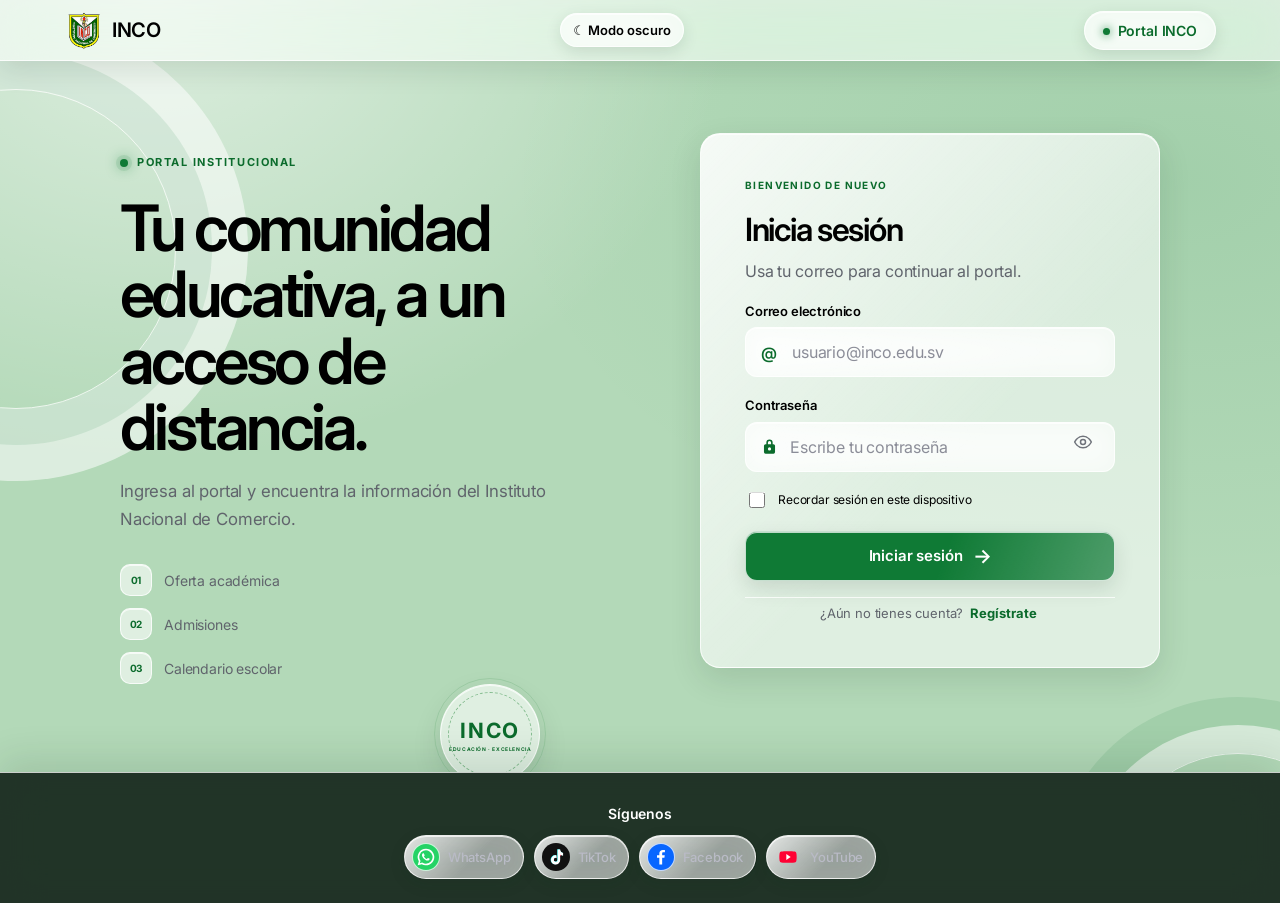
<file: index.html>
<!DOCTYPE html>
<html lang="es">
<head>
  <meta charset="UTF-8">
  <meta name="viewport" content="width=device-width, initial-scale=1">
  <title>Inicio | INCO</title>
  <link rel="preconnect" href="https://fonts.googleapis.com">
  <link rel="preconnect" href="https://fonts.gstatic.com" crossorigin>
  <link href="https://fonts.googleapis.com/css2?family=Inter:wght@400;500;600&display=swap" rel="stylesheet">
  <link rel="stylesheet" href="css/styles.css">
  <script src="js/portal-auth.js" defer></script>
  <script src="js/animations.js" defer></script>
</head>
<body>
  <header class="site-header">
    <nav class="navbar" aria-label="Navegación principal">
      <a class="brand" href="index.html"><img src="LOGO leon.png" alt="Escudo del INCO" width="100" height="100"><span>INCO</span></a>
      <ul class="nav-links">
        <li><a href="index.html" class="active" aria-current="page">Inicio</a></li>
        <li><a href="cursos.html">Cursos</a></li>
        <li><a href="admision.html">Admisión</a></li>
        <li><a href="calendario.html">Calendario</a></li>
        <li><a href="contacto.html">Contacto</a></li>
      </ul>
      <a class="btn btn-portal" href="login.html">Portal INCO</a>
    </nav>
  </header>

  <main>
    <section class="hero">
      <div class="hero-texto">
        <h1>Instituto Nacional de Comercio INCO</h1>
        <p class="lead">Liderando la educación técnica, comercial y tecnológica con excelencia académica y valores institucionales de bachilleratos.</p>
        <p class="hero-actions">
          <a class="btn btn-primary" href="cursos.html">Explorar oferta académica</a>
          <a class="btn btn-outline btn-glass" href="admision.html">Preinscribirme</a>
        </p>
      </div>
      <img class="hero-logo" src="Escudo Inco.png" alt="Escudo del Instituto Nacional de Comercio" width="900" height="900">
    </section>

    <section class="container grid-2 band">
      <article class="card">
        <h2>Misión</h2>
        <p>Formar profesionales técnicos integrales, capacitados en competencias comerciales, administrativas y tecnológicas, promoviendo la innovación y la ética.</p>
      </article>
      <article class="card">
        <h2>Visión</h2>
        <p>Ser la institución educativa técnica de referencia nacional en la formación de líderes preparados para los retos de la economía global.</p>
      </article>
    </section>

    <section class="container historia-section">
      <div class="historia-intro">
        <p class="historia-etiqueta">Nuestra identidad</p>
        <h2>Una educación que conecta el aprendizaje con el futuro</h2>
        <p>El Instituto Nacional de Comercio INCO orienta su propuesta a la formación técnica, comercial y tecnológica. Su propósito es que cada estudiante pueda desarrollar conocimientos, habilidades y valores útiles para continuar sus estudios y participar con responsabilidad en el mundo laboral.</p>
      </div>

      <div class="historia-grid">
        <article class="card historia-card">
          <span class="historia-numero" aria-hidden="true">01</span>
          <h3>Una vocación comercial</h3>
          <p>La educación comercial responde a la necesidad de comprender cómo se organizan las empresas, los servicios y las actividades económicas. Esa vocación da identidad al INCO y acerca el aprendizaje a situaciones prácticas.</p>
        </article>
        <article class="card historia-card">
          <span class="historia-numero" aria-hidden="true">02</span>
          <h3>Formación para el trabajo</h3>
          <p>La formación técnica combina conceptos con competencias aplicadas. En áreas como contabilidad, software y logística, el estudiantado explora herramientas, resuelve problemas y aprende a colaborar.</p>
        </article>
        <article class="card historia-card">
          <span class="historia-numero" aria-hidden="true">03</span>
          <h3>Una comunidad que evoluciona</h3>
          <p>La tecnología y las formas de trabajar cambian constantemente. Por eso, la curiosidad, la capacidad de aprender y la adaptación son parte importante de la preparación para nuevos retos.</p>
        </article>
      </div>
      <p class="historia-nota">Esta reseña presenta la vocación educativa del instituto. Las fechas de fundación y los hitos de su historia institucional pueden añadirse cuando se cuente con información oficial verificada.</p>
    </section>

    <section class="container band valores-section">
      <h2 class="section-title">¿Qué buscamos fortalecer en cada estudiante?</h2>
      <p class="valores-intro">La preparación técnica se complementa con habilidades humanas que ayudan a aprender, trabajar en equipo y contribuir a la comunidad.</p>
      <div class="grid-3 valores-grid">
        <article class="card valor-card">
          <span class="valor-icono" aria-hidden="true">✦</span>
          <h3>Conocimiento práctico</h3>
          <p>Aplicar lo aprendido, analizar información y encontrar soluciones a desafíos reales.</p>
        </article>
        <article class="card valor-card">
          <span class="valor-icono" aria-hidden="true">◎</span>
          <h3>Responsabilidad y ética</h3>
          <p>Actuar con honestidad, respeto y compromiso en los estudios y en el trabajo.</p>
        </article>
        <article class="card valor-card">
          <span class="valor-icono" aria-hidden="true">↗</span>
          <h3>Creatividad y tecnología</h3>
          <p>Usar herramientas digitales, pensar con curiosidad y prepararse para seguir aprendiendo.</p>
        </article>
      </div>
    </section>

    <!-- Galeria y fotos-->
    <section class="container">
      <h3 class="section-title">Curiosidades del INCO</h3>
      <section class="galeria" aria-label="Galería del INCO">
        <figure>
          <div class="galeria-imagen"><img src="Logros.jpg" alt="Estudiantes del INCO en clase" width="1000" height="500"></div>
          <figcaption>Aprendemos y desarrollamos nuevas habilidades.</figcaption>
        </figure>
        <figure>
          <div class="galeria-imagen"><img src="Entrada.jpg" alt="Instalaciones del INCO" width="1000" height="500"></div>
          <figcaption>Espacios para aprender y compartir.</figcaption>
        </figure>
        <figure>
          <div class="galeria-imagen"><img src="Alumnos.jpg" alt="Actividad estudiantil en el INCO" width="1000" height="500"></div>
          <figcaption>Celebramos los logros de nuestra comunidad.</figcaption>
        </figure>
        <figure>
          <div class="galeria-imagen"><img src="Escudo Inco.jpg" alt="Escudo del Instituto Nacional de Comercio" width="900" height="900"></div>
          <figcaption>Orgullo e identidad INCO.</figcaption>
        </figure>
      </section>
    </section>

    <section class="container band">
      <h2 class="section-title">Todo lo que necesitas, en un lugar.</h2>
      <section class="grid-3">
        <article class="card"><h3>Admisiones 2027</h3><p>Inicia tu preinscripción en línea.</p><a href="admision.html">Preinscribirme</a></article>
        <article class="card"><h3>Calendario académico</h3><p>Matrícula, evaluaciones y recesos del año.</p><a href="calendario.html">Ver fechas</a></article>
        <article class="card"><h3>Campus digital</h3><p>Servicios estudiantiles y acceso al portal.</p><a href="login.html">Entrar al portal</a></article>
      </section>
    </section>
  </main>

  <footer class="site-footer">
    <section>
      <h3>Instituto Nacional de Comercio</h3>
      <p>Formación técnica, comercial y tecnológica en San Salvador.</p>
      <h3 class="social-title">Síguenos</h3>
      <div class="social-links" aria-label="Redes sociales">
        <span class="social-link"><span class="social-icon social-whatsapp" aria-hidden="true"><svg viewBox="0 0 24 24"><path d="M12 2a10 10 0 0 0-8.6 15.1L2 22l5-1.3A10 10 0 1 0 12 2Zm0 18a8 8 0 0 1-4.1-1.1l-.4-.2-2.9.8.8-2.8-.2-.4A8 8 0 1 1 12 20Zm4.4-6c-.2-.1-1.5-.7-1.8-.8-.2-.1-.4-.1-.5.1-.2.2-.6.8-.8.9-.1.2-.3.2-.5.1-.2-.1-1-.4-1.9-1.2-.7-.6-1.2-1.4-1.3-1.6-.1-.2 0-.4.1-.5l.4-.4c.1-.1.2-.3.3-.4.1-.2 0-.3 0-.4l-.8-1.8c-.2-.4-.4-.4-.5-.4h-.5c-.2 0-.4.1-.6.3-.2.2-.8.8-.8 2s.8 2.3.9 2.5c.1.2 1.6 2.5 3.8 3.4.5.2.9.4 1.2.4.5.2 1 .1 1.3.1.4-.1 1.5-.6 1.7-1.1.2-.5.2-1 .2-1.1-.1-.1-.2-.2-.4-.3Z"/></svg></span>WhatsApp</span>
        <span class="social-link"><span class="social-icon social-tiktok" aria-hidden="true"><svg viewBox="0 0 24 24"><path class="tiktok-cyan" d="M14 3h3c.2 2.2 1.4 3.7 3.5 4.2v3.2a8 8 0 0 1-3.5-1v6.1a5.5 5.5 0 1 1-5.5-5.5c.4 0 .8 0 1.2.1v3.3a2.3 2.3 0 1 0 1.3 2.1V3Z"/><path class="tiktok-red" d="M12.7 4.5h1.3c.2 2.2 1.4 3.7 3.5 4.2v1.7a8 8 0 0 1-3.5-1v6.1a5.5 5.5 0 0 1-5.5 5.5c-1.2 0-2.3-.4-3.2-1.1a5.5 5.5 0 0 0 8.7-4.4V4.5Z"/><path class="tiktok-white" d="M14 3h3c.2 2.2 1.4 3.7 3.5 4.2v3.2a8 8 0 0 1-3.5-1v6.1a5.5 5.5 0 1 1-5.5-5.5c.4 0 .8 0 1.2.1v3.3a2.3 2.3 0 1 0 1.3 2.1V3Z"/></svg></span>TikTok</span>
        <span class="social-link"><span class="social-icon social-facebook" aria-hidden="true"><svg viewBox="0 0 24 24"><path d="M13.4 21v-8h2.7l.4-3.1h-3.1v-2c0-.9.3-1.5 1.6-1.5h1.7V3.6a22 22 0 0 0-2.5-.1c-2.5 0-4.2 1.5-4.2 4.3v2.1H7.2V13H10v8h3.4Z"/></svg></span>Facebook</span>
        <span class="social-link"><span class="social-icon social-youtube" aria-hidden="true"><svg viewBox="0 0 24 24"><path class="youtube-frame" d="M22 7.2a2.5 2.5 0 0 0-1.8-1.8C18.6 5 12 5 12 5s-6.6 0-8.2.4A2.5 2.5 0 0 0 2 7.2 26 26 0 0 0 1.6 12 26 26 0 0 0 2 16.8a2.5 2.5 0 0 0 1.8 1.8C5.4 19 12 19 12 19s6.6 0 8.2-.4a2.5 2.5 0 0 0 1.8-1.8 26 26 0 0 0 .4-4.8 26 26 0 0 0-.4-4.8Z"/><path class="youtube-play" d="m10 15.5 5.2-3.5L10 8.5v7Z"/></svg></span>YouTube</span>
      </div>
    </section>
    <nav aria-label="Enlaces rápidos">
      <h3>Enlaces</h3>
      <ul>
        <li><a href="index.html">Inicio</a></li>
        <li><a href="cursos.html">Cursos</a></li>
        <li><a href="admision.html">Admisión</a></li>
        <li><a href="calendario.html">Calendario</a></li>
        <li><a href="contacto.html">Contacto</a></li>
        <li><a href="login.html">Portal INCO</a></li>
      </ul>
    </nav>
    <address>
      <h3>Contacto</h3>
      <p>+503 2255-0000<br>contacto@inco.edu.sv<br>Lunes a viernes, 6:00 a. m. a 5:30 p. m.</p>
    </address>
    <p class="copy">© 2027 Instituto Nacional de Comercio. Proyecto académico.</p>
  </footer>
</body>
</html>
</file>
<file: css/styles.css>
/* =========================================================
   INCO - Hoja de estilos
   ÍNDICE
    1. Variables (colores, formas y movimiento)
    2. Base y tipografía
    3. Layout y encabezados de página
    4. Navegación
    5. Portada
    6. Botones y vidrio líquido
    7. Tarjetas
    8. Galería e imágenes
    9. Formularios
   10. Calendario
   11. Pie de página
   12. Animaciones y estados interactivos
   13. Responsive
   ========================================================= */


/* =========================================================
   1. COLORES Y VARIABLES
   Cambia un color aquí y cambia en toda la página.
   Regla del estilo: el verde es el ÚNICO color de acción.
   ========================================================= */
:root {
  /* Verde (acción) */
  --verde: #0f7a35;            /* botones, foco, menú activo */
  --verde-hover: #0b6b2c;      /* verde más oscuro al pasar el cursor */
  --verde-claro: #9fcea7;      /* fondos de secciones y etiquetas */
  --borde-verde: #82bb8d;      /* borde suave de tarjetas */
  --borde-input: #8dbf98;      /* borde de los campos */

  /* Superficies oscuras */
  --oscuro-anuncio: #10201a;   /* barra de anuncio */
  --oscuro-footer: #06140c;    /* footer */

  /* Neutros */
  --blanco: #b3d9b8;           /* superficies claras en verde institucional */
  --tinta: #000000;            /* títulos y texto fuerte */
  --grafito: #60646c;          /* párrafos */
  --peltre: #6f737b;           /* textos pequeños */
  --niebla: #b9bbc6;           /* texto del footer */
  --error: #d70015;            /* campo inválido */

  /* Tipografía */
  --fuente: 'Inter', ui-sans-serif, system-ui, -apple-system, 'Segoe UI', Roboto, sans-serif;

  /* Formas y movimiento */
  --radio: 12px;               /* botones, tarjetas e inputs */
  --radio-tag: 6px;            /* etiquetas pequeñas */
  --transicion: all 0.3s ease;
  --transicion-movimiento: 0.8s cubic-bezier(.2, .7, .25, 1);
  --vidrio-fondo: rgba(255, 255, 255, .58);
  --vidrio-borde: rgba(255, 255, 255, .76);
  --vidrio-reflejo: rgba(255, 255, 255, .72);
  --vidrio-sombra: rgba(15, 45, 25, .12);
  --fondo-brillo: rgba(255, 255, 255, .55);
  --fondo-acento: rgba(15, 122, 53, .1);
  --fondo-footer: rgba(6, 20, 12, .84);
}

:root[data-theme="dark"] {
  color-scheme: dark;
  --verde: #b65312;
  --verde-hover: #ffb66f;
  --verde-claro: #38271c;
  --borde-verde: #69452e;
  --borde-input: #815638;
  --oscuro-anuncio: #1a100a;
  --oscuro-footer: #130c08;
  --blanco: #241a13;
  --tinta: #fff3e7;
  --grafito: #d4c0ad;
  --peltre: #c6ad96;
  --niebla: #d5c0aa;
  --error: #ff7b84;
  --vidrio-fondo: rgba(36, 26, 19, .68);
  --vidrio-borde: rgba(255, 221, 190, .28);
  --vidrio-reflejo: rgba(255, 243, 231, .22);
  --vidrio-sombra: rgba(0, 0, 0, .3);
  --fondo-brillo: rgba(255, 205, 156, .1);
  --fondo-acento: rgba(182, 83, 18, .16);
  --fondo-footer: rgba(19, 12, 8, .84);
}


/* =========================================================
   2. BASE Y TIPOGRAFÍA
   ========================================================= */
*, *::before, *::after { box-sizing: border-box; }

body {
  margin: 0;
  display: flex;
  flex-direction: column;
  min-height: 100vh;
  font-family: var(--fuente);
  font-size: 16px;
  line-height: 1.5;
  letter-spacing: -0.01em;
  font-feature-settings: "calt" 0, "liga" 0;
  color: var(--tinta);
  background:
    radial-gradient(ellipse at 12% 0, var(--fondo-brillo), transparent 36rem),
    radial-gradient(ellipse at 92% 20%, var(--fondo-acento), transparent 42rem),
    var(--blanco);
  background-attachment: fixed;
  transition: background-color .3s ease, color .3s ease;
}

main { flex: 1; }

h1, h2, h3 { margin: 0 0 .5rem; font-weight: 600; color: var(--tinta); }
h2 { font-size: clamp(1.75rem, 4vw, 2.25rem); line-height: 1.21; letter-spacing: -0.02em; }
h3 { font-size: 1.5rem; line-height: 1.33; }
p { margin: 0 0 1rem; color: var(--grafito); }
a { color: var(--verde-hover); text-decoration: none; }
address { font-style: normal; }
:focus-visible { outline: 2px solid var(--verde); outline-offset: 2px; }


/* =========================================================
   3. LAYOUT (contenedores y rejillas)
   ========================================================= */
.container { max-width: 1200px; margin: 0 auto; padding: 72px 24px; }
.narrow { max-width: 680px; }
.section-title { margin-bottom: 32px; max-width: 18ch; }

.grid-2 { display: grid; grid-template-columns: repeat(2, 1fr); gap: 24px; }
.grid-3 { display: grid; grid-template-columns: repeat(3, 1fr); gap: 24px; }

.historia-intro { max-width: 760px; margin-bottom: 32px; }
.historia-intro h2 { max-width: 20ch; font-size: clamp(2rem, 4vw, 2.7rem); }
.historia-intro > p:last-child,
.valores-intro { max-width: 68ch; font-size: 1.08rem; }
.historia-etiqueta {
  margin-bottom: 10px;
  color: var(--verde-hover);
  font-size: 12px;
  font-weight: 700;
  letter-spacing: .12em;
  text-transform: uppercase;
}
.historia-grid { display: grid; grid-template-columns: repeat(3, minmax(0, 1fr)); gap: 22px; }
.historia-card { position: relative; min-height: 265px; overflow: hidden; }
.historia-card::after {
  position: absolute;
  right: -28px;
  bottom: -42px;
  width: 130px;
  height: 130px;
  content: "";
  border: 1px solid var(--borde-verde);
  border-radius: 50%;
  opacity: .45;
  transition: transform .55s ease, opacity .55s ease;
}
.historia-card:hover::after { transform: scale(1.35); opacity: .85; }
.historia-numero {
  display: inline-grid;
  width: 42px;
  height: 42px;
  margin-bottom: 24px;
  place-items: center;
  border-radius: 50%;
  color: var(--verde-hover);
  background: var(--verde-claro);
  font-size: 13px;
  font-weight: 700;
}
.historia-card h3 { position: relative; z-index: 1; font-size: 1.2rem; }
.historia-card p { position: relative; z-index: 1; }
.historia-nota { margin: 24px 0 0; font-size: 13px; }
.valores-section > .section-title { max-width: none; }
.valores-grid { align-items: stretch; }
.valor-card { min-height: 220px; }
.valor-icono {
  display: inline-grid;
  width: 40px;
  height: 40px;
  margin-bottom: 18px;
  place-items: center;
  border: 1px solid var(--vidrio-borde);
  border-radius: 12px;
  color: var(--verde-hover);
  background: var(--vidrio-fondo);
  box-shadow: inset 0 1px 0 var(--vidrio-reflejo);
  -webkit-backdrop-filter: blur(12px) saturate(1.3);
  backdrop-filter: blur(12px) saturate(1.3);
  font-size: 21px;
}

/* Banda de fondo verde claro que ocupa todo el ancho */
.band {
  background: var(--verde-claro);
  box-shadow: 0 0 0 100vmax var(--verde-claro);
  clip-path: inset(0 -100vmax);
}

/* Encabezado de las páginas internas */
.page-head { max-width: 1200px; margin: 0 auto; padding: 72px 24px 0; }
.page-head h1 { font-size: clamp(2.25rem, 6vw, 3rem); line-height: 1.2; letter-spacing: -0.025em; }
.page-head p { max-width: 52ch; font-size: 1.25rem; line-height: 1.4; }

/* Mapa de contacto */
.map-card {
  overflow: hidden;
}

.map { display: block; width: 100%; height: 420px; border: 0; background: var(--verde-claro); }
.map-actions { display: flex; align-items: center; justify-content: space-between; gap: 20px; padding: 18px 22px; }
.map-actions p { margin: 0; }

/* Información adicional de contacto */
.form-intro { margin: -8px 0 0; }
.contact-options { display: grid; grid-template-columns: repeat(2, minmax(0, 1fr)); gap: 20px; }
.contact-option {
  display: flex;
  min-height: 210px;
  flex-direction: column;
  align-items: flex-start;
  padding: 24px;
  transition: var(--transicion);
}
.contact-option h3 { font-size: 1.2rem; }
.contact-option p { flex: 1; }
.contact-option:hover { transform: translateY(-5px); box-shadow: 0 14px 30px rgba(15, 45, 25, .13); }

.faq-list { display: grid; gap: 14px; }
.faq-item {
  overflow: hidden;
  transition: border-color .25s ease, box-shadow .25s ease, transform .25s ease;
}
.faq-item[open] { border-color: var(--verde); box-shadow: 0 10px 26px rgba(15, 45, 25, .1); }
.faq-item summary {
  display: flex;
  align-items: center;
  justify-content: space-between;
  gap: 20px;
  padding: 20px 22px;
  color: var(--tinta);
  font-weight: 600;
  cursor: pointer;
  list-style: none;
}
.faq-item summary::-webkit-details-marker { display: none; }
.faq-item summary::after {
  display: grid;
  width: 28px;
  height: 28px;
  flex: 0 0 28px;
  place-items: center;
  content: "+";
  color: var(--verde-hover);
  background: var(--verde-claro);
  border-radius: 50%;
  font-size: 20px;
  transition: transform .3s ease, background .3s ease;
}
.faq-item[open] summary::after { transform: rotate(45deg); background: #d9efdf; }
.faq-answer {
  display: grid;
  grid-template-rows: 0fr;
  transition: grid-template-rows .38s cubic-bezier(.2, .7, .25, 1);
}
.faq-item[open] .faq-answer { grid-template-rows: 1fr; }
.faq-answer > div { overflow: hidden; min-height: 0; padding: 0 22px; }
.faq-item[open] .faq-answer > div { padding-bottom: 20px; }
.faq-answer p { margin-bottom: 10px; }
.faq-answer a { font-weight: 600; }

:root[data-theme="dark"] .btn-glass:hover,
:root[data-theme="dark"] .btn-portal:hover {
  color: var(--tinta);
  background: linear-gradient(135deg, var(--vidrio-reflejo), transparent 58%), var(--vidrio-fondo);
}
:root[data-theme="dark"] .btn-glass::after,
:root[data-theme="dark"] .btn-portal::after {
  background: linear-gradient(100deg, transparent, rgba(255, 209, 159, .32), transparent);
}


/* =========================================================
   4. BARRA DE ANUNCIO Y NAVEGACIÓN
   ========================================================= */
.anuncio {
  padding: 6px 24px;
  font-size: 12px;
  font-weight: 500;
  text-align: center;
  color: #fff;
  background: var(--oscuro-anuncio);
}
.anuncio p { margin: 0; color: #fff; }
.anuncio a { color: #5fd38a; font-weight: 600; }

.site-header {
  position: sticky;
  top: 0;
  z-index: 10;
  border-bottom: 1px solid var(--vidrio-borde);
  background: var(--vidrio-fondo);
  box-shadow: 0 8px 28px var(--vidrio-sombra);
  -webkit-backdrop-filter: blur(20px) saturate(1.5);
  backdrop-filter: blur(20px) saturate(1.5);
}

.navbar {
  display: flex;
  align-items: center;
  justify-content: space-between;
  flex-wrap: wrap;
  gap: 8px 24px;
  max-width: 1200px;
  min-height: 60px;
  margin: 0 auto;
  padding: 8px 24px;
}

.brand {
  display: flex;
  align-items: center;
  gap: 8px;
  font-size: 20px;
  font-weight: 600;
  letter-spacing: -0.02em;
  color: var(--tinta);
}

.nav-links { display: flex; flex-wrap: wrap; gap: 4px; margin: 0; padding: 0; list-style: none; }

.nav-links a {
  display: block;
  padding: 8px 12px;
  font-size: 14px;
  font-weight: 500;
  color: var(--tinta);
  border-radius: var(--radio);
  border-bottom: 2px solid transparent;
  transition: var(--transicion);
}

/* Página actual */
.nav-links a.active {
  font-weight: 600;
  border-bottom-color: var(--verde);
  border-radius: var(--radio) var(--radio) 0 0;
}

.theme-toggle {
  padding: 8px 12px;
  border: 1px solid var(--vidrio-borde);
  border-radius: 999px;
  color: var(--tinta);
  background: var(--vidrio-fondo);
  box-shadow: inset 0 1px 0 var(--vidrio-reflejo), 0 5px 16px var(--vidrio-sombra);
  -webkit-backdrop-filter: blur(16px) saturate(1.4);
  backdrop-filter: blur(16px) saturate(1.4);
  font: 600 13px var(--fuente);
  cursor: pointer;
  transition: var(--transicion);
}
.theme-toggle:hover { transform: translateY(-2px); border-color: var(--verde); }

/* =========================================================
   5. HERO (portada: texto a la izquierda, escudo a la derecha)
   ========================================================= */
.hero {
  display: grid;
  grid-template-columns: 1.3fr .7fr;
  align-items: center;
  gap: 48px;
  max-width: 1200px;
  margin: 0 auto;
  padding: 80px 24px;
}

.hero-texto {
  display: flex;
  flex-direction: column;
  align-items: flex-start;
  padding: clamp(24px, 4vw, 40px);
  border: 1px solid var(--vidrio-borde);
  border-radius: 28px;
  background: linear-gradient(135deg, var(--vidrio-reflejo), transparent 58%), var(--vidrio-fondo);
  box-shadow: inset 0 1px 0 var(--vidrio-reflejo), 0 18px 48px var(--vidrio-sombra);
  -webkit-backdrop-filter: blur(22px) saturate(1.5);
  backdrop-filter: blur(22px) saturate(1.5);
}

/* Etiqueta pequeña (tag de 6px) */
.kicker {
  margin: 0 0 20px;
  padding: 4px 10px;
  font-size: 12px;
  font-weight: 600;
  color: var(--verde-hover);
  border: 1px solid var(--vidrio-borde);
  background: var(--vidrio-fondo);
  box-shadow: inset 0 1px 0 var(--vidrio-reflejo);
  -webkit-backdrop-filter: blur(12px) saturate(1.3);
  backdrop-filter: blur(12px) saturate(1.3);
  border-radius: var(--radio-tag);
}

.hero h1 { max-width: 14ch; font-size: clamp(2.5rem, 7vw, 4.5rem); line-height: 1; letter-spacing: -0.03em; }
.lead { max-width: 42ch; margin: 8px 0 32px; font-size: 1.25rem; line-height: 1.4; }
.hero-actions { display: flex; flex-wrap: wrap; align-items: center; gap: 16px; margin: 0; }
.hero-logo { width: min(320px, 100%); height: auto; justify-self: center; }


/* =========================================================
   6. BOTONES
   ========================================================= */
.btn {
  display: inline-block;
  padding: 10px 18px;
  border: 1px solid transparent;
  border-radius: var(--radio);
  box-shadow: inset 0 1px 0 var(--vidrio-reflejo), 0 6px 18px var(--vidrio-sombra);
  -webkit-backdrop-filter: blur(14px) saturate(1.4);
  backdrop-filter: blur(14px) saturate(1.4);
  font: 600 15px var(--fuente);
  letter-spacing: -0.01em;
  cursor: pointer;
}

.btn-primary {
  border-color: var(--vidrio-borde);
  background: linear-gradient(135deg, rgba(255, 255, 255, .24), transparent 58%), var(--verde);
  color: #fff;
}

/* Botón secundario: solo texto, sin fondo ni borde */
.btn-outline { background: transparent; color: var(--tinta); font-weight: 500; }

.btn-glass,
.btn-portal {
  position: relative;
  overflow: hidden;
  isolation: isolate;
  border: 1px solid var(--vidrio-borde);
  color: var(--verde-hover);
  background: var(--vidrio-fondo);
  box-shadow: inset 0 1px 0 var(--vidrio-reflejo), 0 5px 16px var(--vidrio-sombra);
  -webkit-backdrop-filter: blur(16px) saturate(1.4);
  backdrop-filter: blur(16px) saturate(1.4);
}

.btn-glass::after,
.btn-portal::after {
  position: absolute;
  z-index: -1;
  top: -20%;
  bottom: -20%;
  left: -110%;
  width: 70%;
  content: "";
  background: linear-gradient(100deg, transparent, rgba(237, 250, 240, .75), transparent);
  transform: skewX(-20deg);
  transition: left .65s ease;
}

.btn-glass:hover,
.btn-portal:hover {
  color: var(--verde-hover);
  background: linear-gradient(135deg, var(--vidrio-reflejo), transparent 58%), var(--vidrio-fondo);
  box-shadow: inset 0 1px 0 var(--vidrio-reflejo), 0 9px 24px var(--vidrio-sombra);
}

.btn-glass:hover::after,
.btn-portal:hover::after { left: 140%; }

.btn-portal { padding: 8px 16px; font-size: 14px; }
.btn-portal.active { color: #fff; background: var(--tinta); }
:root[data-theme="dark"] .btn-portal.active { color: #fff3e7; background: #60300f; }


/* =========================================================
   7. TARJETAS (12px de radio)
   ========================================================= */
.card {
  padding: 28px;
}

.card h2 { font-size: 1.5rem; letter-spacing: -0.01em; }
.card > a:not(.btn) { font-weight: 600; }

/* Tarjetas de carreras (cursos.html) */
.career { position: relative; display: flex; flex-direction: column; overflow: hidden; isolation: isolate; }
.career > :not(.career-particles) { position: relative; z-index: 1; }
.career h3 { font-size: 1.25rem; line-height: 1.3; }
.career dl { flex: 1; margin: 0 0 24px; }
.career dt { margin-top: 16px; font-size: 12px; font-weight: 600; color: var(--verde-hover); }
.career dd { margin: 2px 0 0; font-size: 14px; line-height: 1.43; color: var(--grafito); }
.career .btn { align-self: flex-start; }
.career-label, .coming-badge {
  align-self: flex-start;
  margin-bottom: 12px;
  padding: 5px 10px;
  border-radius: 999px;
  color: var(--verde-hover);
  border: 1px solid var(--vidrio-borde);
  background: var(--vidrio-fondo);
  box-shadow: inset 0 1px 0 var(--vidrio-reflejo);
  -webkit-backdrop-filter: blur(12px) saturate(1.3);
  backdrop-filter: blur(12px) saturate(1.3);
  font-size: 11px;
  font-weight: 600;
  letter-spacing: .04em;
  text-transform: uppercase;
}
.career-particles, .glow-particles { position: absolute; inset: 0; overflow: hidden; pointer-events: none; }
.career-particles { z-index: 0; }
.career-particles i, .glow-particles i { position: absolute; display: block; font-style: normal; }
.code-particles i {
  color: rgba(15, 122, 53, .46);
  font: 600 15px ui-monospace, SFMono-Regular, Consolas, monospace;
  animation: particle-float 5s ease-in-out infinite;
}
.code-particles i:nth-child(1) { top: 12%; right: 12%; }
.code-particles i:nth-child(2) { top: 37%; right: 7%; animation-delay: -1.4s; }
.code-particles i:nth-child(3) { top: 59%; right: 13%; animation-delay: -2.6s; }
.code-particles i:nth-child(4) { top: 78%; right: 8%; animation-delay: -.8s; }
.code-particles i:nth-child(5) { top: 24%; right: 28%; animation-delay: -3.1s; }
.food-particles i {
  font-size: 19px;
  opacity: .48;
  animation: particle-float 6s ease-in-out infinite;
}
.food-particles i:nth-child(1) { top: 14%; right: 12%; }
.food-particles i:nth-child(2) { top: 39%; right: 6%; animation-delay: -1.5s; }
.food-particles i:nth-child(3) { top: 63%; right: 14%; animation-delay: -3s; }
.food-particles i:nth-child(4) { top: 82%; right: 8%; animation-delay: -2s; }
.food-particles i:nth-child(5) { top: 27%; right: 30%; animation-delay: -4s; }
.career-blue {
  border: 1px solid rgba(66, 145, 255, .3);
  box-shadow: 0 0 0 1px rgba(66, 145, 255, .12), 0 12px 34px rgba(31, 112, 220, .1);
}
.career-blue::before {
  position: absolute;
  z-index: 0;
  inset: -35%;
  content: "";
  pointer-events: none;
  background: radial-gradient(ellipse at 78% 16%, rgba(70, 153, 255, .3), transparent 45%);
  animation: aura-azul 5s ease-in-out infinite;
}
.career-blue > * { position: relative; z-index: 1; }
.career.reveal::after {
  position: absolute;
  z-index: 0;
  top: -12px;
  right: 8%;
  left: 8%;
  height: 76px;
  content: "";
  pointer-events: none;
  opacity: 0;
  background: linear-gradient(0deg, rgba(255, 64, 18, .88), rgba(255, 153, 43, .72) 48%, rgba(255, 225, 132, .08));
  clip-path: polygon(0 100%, 0 75%, 6% 66%, 9% 48%, 14% 63%, 18% 14%, 22% 58%, 28% 38%, 32% 68%, 37% 8%, 42% 51%, 47% 74%, 51% 40%, 56% 20%, 60% 61%, 66% 35%, 70% 68%, 75% 8%, 80% 55%, 86% 39%, 90% 67%, 95% 24%, 100% 58%, 100% 100%);
  filter: blur(4px) drop-shadow(0 0 12px rgba(255, 91, 27, .72));
  -webkit-mask-image: linear-gradient(to bottom, transparent, #000 22%, #000 70%, transparent);
  mask-image: linear-gradient(to bottom, transparent, #000 22%, #000 70%, transparent);
  transform: scaleY(.28);
  transform-origin: center bottom;
  transition: opacity .45s ease, filter .45s ease, transform .65s cubic-bezier(.2, .7, .25, 1);
}
.career.reveal.is-visible::after {
  opacity: .9;
  transform: scaleY(1);
  animation: fuego-vivo 1.1s ease-in-out .45s infinite alternate;
}
.career.reveal.is-visible > :not(.career-particles) {
  animation: fuego-aparece .8s cubic-bezier(.2, .7, .25, 1) both;
}
.career.reveal.is-visible > :nth-child(2) { animation-delay: .08s; }
.career.reveal.is-visible > :nth-child(3) { animation-delay: .16s; }
.career.reveal.is-visible > :nth-child(4) { animation-delay: .24s; }
.career.reveal.is-visible > :nth-child(5) { animation-delay: .32s; }
.career.reveal.is-visible > :nth-child(6) { animation-delay: .4s; }
.career.reveal.is-visible > :nth-child(7) { animation-delay: .48s; }
.career-coming {
  position: relative;
  display: flex;
  min-height: 100%;
  grid-column: 2;
  flex-direction: column;
  align-items: flex-start;
  justify-content: flex-start;
  overflow: hidden;
  isolation: isolate;
  padding: 28px;
  border: 1px solid rgba(88, 220, 132, .38);
  border-radius: var(--radio);
  color: #effff2;
  background: radial-gradient(ellipse at 80% 45%, rgba(67, 220, 111, .24), transparent 48%), linear-gradient(115deg, rgba(18, 35, 25, .94), rgba(23, 55, 34, .86) 58%, rgba(16, 34, 24, .94));
  box-shadow: inset 0 1px 0 rgba(231, 255, 238, .2), 0 0 24px rgba(42, 205, 91, .2), 0 14px 40px rgba(22, 115, 49, .18);
  -webkit-backdrop-filter: blur(18px) saturate(1.3);
  backdrop-filter: blur(18px) saturate(1.3);
}
.career-coming::before, .career-coming::after {
  position: absolute;
  z-index: -1;
  inset: -35%;
  content: "";
  pointer-events: none;
  background:
    radial-gradient(ellipse at 80% 45%, rgba(59, 232, 111, .34), transparent 48%),
    radial-gradient(circle at 76% 40%, rgba(185, 255, 193, .9) 0 2px, transparent 3px),
    radial-gradient(circle at 88% 28%, rgba(70, 235, 119, .9) 0 2px, transparent 3px),
    radial-gradient(circle at 70% 70%, rgba(113, 255, 156, .8) 0 1px, transparent 3px),
    radial-gradient(circle at 95% 62%, rgba(204, 255, 203, .9) 0 2px, transparent 3px);
  animation: aura-verde 5s ease-in-out infinite;
}
.career-coming::after { opacity: .55; transform: rotate(35deg); animation-delay: -2.5s; }
.career-coming > :not(.glow-particles) { position: relative; z-index: 1; }
.career-coming .coming-badge { color: #cbffd7; background: rgba(66, 205, 105, .16); }
.career-coming h2 { margin-bottom: 6px; color: #fff; }
.career-coming p { max-width: 65ch; color: rgba(239, 255, 242, .82); }
.career-coming .coming-lead { margin-bottom: 8px; color: #c5ffd2; font-size: 1.25rem; font-weight: 600; }
.career-coming a { color: #a9ffbf; font-weight: 600; }
.glow-particles { z-index: 0; }
.glow-particles i { color: #a9ffbf; text-shadow: 0 0 14px #36df72; animation: glow-rise 4s ease-in infinite; }
.glow-particles i:nth-child(1) { left: 71%; bottom: 12%; font-size: 17px; }
.glow-particles i:nth-child(2) { left: 82%; bottom: 18%; animation-delay: -1.1s; }
.glow-particles i:nth-child(3) { left: 91%; bottom: 8%; font-size: 20px; animation-delay: -2.1s; }
.glow-particles i:nth-child(4) { left: 77%; bottom: 4%; animation-delay: -2.8s; }
.glow-particles i:nth-child(5) { left: 96%; bottom: 26%; animation-delay: -.6s; }
.glow-particles i:nth-child(6) { left: 66%; bottom: 25%; animation-delay: -1.7s; }

/* Tarjeta de login */
.login-page main { overflow: hidden; }
.login-wrap {
  position: relative;
  isolation: isolate;
  display: grid;
  grid-template-columns: minmax(0, 1fr) minmax(360px, 460px);
  align-items: center;
  gap: clamp(40px, 8vw, 112px);
  width: min(1120px, 100%);
  min-height: 660px;
  margin: 0 auto;
  padding: 72px 40px;
  background: none;
}
.login-wrap::before,
.login-wrap::after {
  position: absolute;
  z-index: -1;
  width: 320px;
  aspect-ratio: 1;
  border: 1px solid var(--vidrio-borde);
  border-radius: 50%;
  content: "";
  pointer-events: none;
}
.login-wrap::before {
  top: 4%;
  left: -20%;
  box-shadow: 0 0 0 36px var(--fondo-acento), 0 0 0 72px var(--fondo-brillo);
  animation: portal-orbit 18s linear infinite;
}
.login-wrap::after {
  right: -15%;
  bottom: -34%;
  width: 260px;
  box-shadow: 0 0 0 28px var(--fondo-brillo), 0 0 0 56px var(--fondo-acento);
  animation: portal-orbit 22s linear infinite reverse;
}
.login-intro { position: relative; max-width: 510px; animation: portal-arrive .8s cubic-bezier(.2, .7, .25, 1) both; }
.login-eyebrow,
.auth-kicker {
  display: inline-flex;
  align-items: center;
  gap: 9px;
  color: var(--verde-hover);
  font-size: 11px;
  font-weight: 700;
  letter-spacing: .14em;
}
.status-dot {
  width: 8px;
  height: 8px;
  border-radius: 50%;
  background: var(--verde);
  box-shadow: 0 0 0 4px var(--fondo-acento), 0 0 14px var(--verde);
  animation: portal-pulse 2.4s ease-in-out infinite;
}
.login-intro h1 {
  max-width: 13ch;
  margin: 22px 0 16px;
  font-size: clamp(2.5rem, 5vw, 4.25rem);
  line-height: 1.04;
  letter-spacing: -.055em;
}
.login-intro > p { max-width: 40ch; font-size: 1.05rem; line-height: 1.7; }
.login-highlights { display: grid; gap: 12px; margin-top: 30px; }
.login-highlights > span { display: flex; align-items: center; gap: 12px; color: var(--grafito); font-size: 14px; }
.login-highlights > span > span {
  display: grid;
  width: 32px;
  height: 32px;
  place-items: center;
  border: 1px solid var(--vidrio-borde);
  border-radius: 10px;
  color: var(--verde-hover);
  background: var(--vidrio-fondo);
  box-shadow: inset 0 1px 0 var(--vidrio-reflejo);
  font-size: 10px;
  font-weight: 700;
}
.login-seal {
  position: absolute;
  right: 12%;
  bottom: -100px;
  display: grid;
  width: 100px;
  height: 100px;
  align-content: center;
  justify-items: center;
  border: 1px solid var(--vidrio-borde);
  border-radius: 50%;
  color: var(--verde-hover);
  background: var(--vidrio-fondo);
  box-shadow: inset 0 1px 0 var(--vidrio-reflejo), 0 12px 30px var(--vidrio-sombra);
  -webkit-backdrop-filter: blur(16px) saturate(1.4);
  backdrop-filter: blur(16px) saturate(1.4);
  animation: seal-float 5s ease-in-out infinite;
}
.login-seal::before,
.login-seal::after { position: absolute; inset: 7px; border: 1px dashed var(--borde-verde); border-radius: inherit; content: ""; }
.login-seal::after { inset: -7px; border-style: solid; opacity: .45; }
.login-seal > span { font-size: 21px; font-weight: 700; letter-spacing: .08em; }
.login-seal > small { font-size: 5px; font-weight: 700; letter-spacing: .12em; }
.auth-panel {
  position: relative;
  width: 100%;
  animation: portal-arrive .8s .12s cubic-bezier(.2, .7, .25, 1) both;
}
.login { width: 100%; max-width: none; gap: 14px; padding: clamp(28px, 4vw, 44px); text-align: left; }
.login h2 { margin: 2px 0 -7px; font-size: 2rem; letter-spacing: -.04em; }
.login > p { margin: 0; text-align: left; }
.login > label:not(.check) { margin: 3px 0 -10px; font-size: 13px; font-weight: 600; }
.auth-kicker { font-size: 10px; }
.auth-input-wrap,
.password-field {
  display: flex;
  min-height: 50px;
  align-items: center;
  gap: 8px;
  padding: 0 12px;
  border: 1px solid var(--vidrio-borde);
  border-radius: var(--radio);
  background: var(--vidrio-fondo);
  box-shadow: inset 0 1px 0 var(--vidrio-reflejo);
  -webkit-backdrop-filter: blur(12px) saturate(1.3);
  backdrop-filter: blur(12px) saturate(1.3);
  transition: border-color .25s ease, box-shadow .25s ease, transform .25s ease;
}
.auth-input-wrap:focus-within,
.password-field:focus-within {
  border-color: var(--verde);
  box-shadow: 0 0 0 3px var(--fondo-acento), inset 0 1px 0 var(--vidrio-reflejo);
  transform: translateY(-1px);
}
.auth-input-wrap input,
.password-field input {
  min-width: 0;
  min-height: 48px;
  padding: 10px 4px;
  border: 0;
  outline: 0;
  background: transparent;
  box-shadow: none;
  -webkit-backdrop-filter: none;
  backdrop-filter: none;
}
.auth-input-wrap input:focus,
.password-field input:focus { border: 0; box-shadow: none; }
.input-icon {
  display: grid;
  width: 22px;
  height: 22px;
  flex: 0 0 22px;
  place-items: center;
  color: var(--verde-hover);
  font-size: 16px;
  font-weight: 600;
}
.input-icon svg { width: 19px; height: 19px; fill: currentColor; }
.password-field { gap: 6px; }
.password-field input { flex: 1; }
.password-toggle {
  display: grid;
  width: 38px;
  height: 38px;
  flex: 0 0 38px;
  place-items: center;
  padding: 0;
  border: 0;
  border-radius: 10px;
  color: var(--peltre);
  background: transparent;
  cursor: pointer;
  transition: color .2s ease, background-color .2s ease, transform .2s ease;
}
.password-toggle svg { width: 20px; height: 20px; fill: none; stroke: currentColor; stroke-linecap: round; stroke-linejoin: round; stroke-width: 1.8; }
.password-toggle .eye-slash { opacity: 0; transition: opacity .2s ease; }
.password-toggle[aria-pressed="true"] .eye-slash { opacity: 1; }
.password-toggle[aria-pressed="true"] .eye-open { opacity: .4; }
.password-toggle:focus-visible { outline: 2px solid var(--verde); outline-offset: 1px; }
.password-toggle:hover { color: var(--verde); background: var(--fondo-acento); }
.login .check { margin: 1px 0; font-size: 12px; }
.login .check input { width: 16px; height: 16px; }
.login .btn { align-self: stretch; text-align: center; }
.auth-submit {
  display: flex;
  align-items: center;
  justify-content: center;
  gap: 10px;
  min-height: 50px;
  margin-top: 3px;
  border: 1px solid var(--vidrio-borde);
  background-image: linear-gradient(110deg, transparent 25%, rgba(255,255,255,.28) 48%, transparent 70%);
  background-size: 220% 100%;
  box-shadow: inset 0 1px 0 var(--vidrio-reflejo), 0 8px 20px var(--vidrio-sombra);
  transition: background-position .6s ease, transform .25s ease, box-shadow .25s ease;
}
.auth-submit > span { display: inline-block; font-size: 20px; line-height: 1; transition: transform .25s ease; }
.auth-submit:hover { background-position: 100% 0; transform: translateY(-2px); box-shadow: inset 0 1px 0 var(--vidrio-reflejo), 0 12px 26px var(--vidrio-sombra); }
.auth-submit:hover > span { transform: translateX(4px); }
.auth-switch { padding-top: 5px; border-top: 1px solid var(--vidrio-borde); font-size: 13px; text-align: center !important; }
.login[hidden] { display: none; }
.auth-switch button { padding: 2px 3px; border: 0; border-radius: 4px; color: var(--verde-hover); background: transparent; font: 700 13px var(--fuente); cursor: pointer; }
.auth-switch button:hover { color: var(--verde); text-decoration: underline; }
.auth-status { min-height: 1.5em; margin: 12px 0 0; color: var(--verde-hover); text-align: center; font-size: 13px; }
.auth-status.is-error { color: var(--error); }
.login-page .nav-links,
.login-page .site-footer nav { display: none; }
.login-page .btn-portal { padding: 10px 18px; border-color: var(--vidrio-borde); border-radius: 999px; font-weight: 600; }
.login-page .btn-portal.active { color: var(--verde-hover); background: var(--vidrio-fondo); }
.login-page .btn-portal.active::before { display: inline-block; width: 7px; height: 7px; margin-right: 8px; border-radius: 50%; background: var(--verde); box-shadow: 0 0 10px var(--verde); content: ""; vertical-align: 1px; }


/* =========================================================
   8. GALERÍA E IMÁGENES
   ========================================================= */
.galeria { display: grid; grid-template-columns: repeat(4, minmax(0, 1fr)); gap: 28px 22px; margin: 0; }

.galeria figure { min-width: 0; margin: 0; }

.galeria-imagen {
  position: relative;
  aspect-ratio: 1;
  overflow: hidden;
  border-radius: var(--radio);
  box-shadow: 0 0 0 1px var(--borde-verde);
  background: var(--verde-claro);
  transition: var(--transicion);
}

.galeria img {
  position: absolute;
  inset: 0;
  display: block;
  width: 100%;
  height: 100%;
  object-fit: cover;
  background: var(--verde-claro);
}
.galeria figcaption { margin-top: 16px; padding: 0 8px; font-size: 14px; line-height: 1.55; font-weight: 500; color: var(--grafito); }

.career-img {
  width: 100%;
  height: auto;
  aspect-ratio: 16 / 10;
  object-fit: cover;
  margin-bottom: 20px;
  border-radius: var(--radio);
  background: var(--verde-claro);
}


/* =========================================================
   9. FORMULARIOS
   ========================================================= */
.form { display: flex; flex-direction: column; gap: 16px; }
.form label { display: flex; flex-direction: column; gap: 6px; font-size: 14px; font-weight: 500; }
.form button { align-self: flex-start; }
.form .check { flex-direction: row; align-items: center; gap: 10px; font-weight: 400; }
.check input { width: auto; accent-color: var(--verde); }

input, select, textarea {
  width: 100%;
  padding: 12px 16px;
  font: 400 16px var(--fuente);
  letter-spacing: -0.01em;
  color: var(--tinta);
  background: var(--vidrio-fondo);
  border: 1px solid var(--vidrio-borde);
  border-radius: var(--radio);
  box-shadow: inset 0 1px 0 var(--vidrio-reflejo);
  -webkit-backdrop-filter: blur(12px) saturate(1.3);
  backdrop-filter: blur(12px) saturate(1.3);
}

input::placeholder, textarea::placeholder { color: #8b8d98; }
textarea { resize: vertical; }
input[type="file"] { padding: 10px 16px; }

/* =========================================================
   10. TABLA DE CALENDARIO
   ========================================================= */
.table-wrap {
  overflow-x: auto;
  margin: 72px auto;
  padding: 24px;
}
table { width: 100%; border-collapse: collapse; }
caption { padding-bottom: 20px; font-size: 1.5rem; font-weight: 600; text-align: left; letter-spacing: -0.01em; }
th { font-size: 12px; font-weight: 600; text-align: left; color: var(--peltre); background: var(--vidrio-fondo); }
th:first-child { border-radius: var(--radio) 0 0 var(--radio); }
th:last-child { border-radius: 0 var(--radio) var(--radio) 0; }
th, td { padding: 16px 20px; }
td { border-bottom: 1px solid var(--borde-verde); color: var(--grafito); }
tbody td:first-child { font-weight: 600; color: var(--tinta); white-space: nowrap; }


/* =========================================================
   11. FOOTER (oscuro)
   ========================================================= */
.site-footer {
  display: grid;
  grid-template-columns: repeat(3, 1fr);
  gap: 32px;
  padding: 56px max(24px, calc((100% - 1200px) / 2 + 24px)) 24px;
  font-size: 14px;
  line-height: 1.5;
  color: var(--niebla);
  border-top: 1px solid var(--vidrio-borde);
  background: var(--fondo-footer);
  box-shadow: 0 -12px 36px var(--vidrio-sombra);
  -webkit-backdrop-filter: blur(20px) saturate(1.3);
  backdrop-filter: blur(20px) saturate(1.3);
}

.site-footer-simple { grid-template-columns: repeat(2, minmax(0, 1fr)); }
.login-social-footer { display: flex; justify-content: center; padding-top: 32px; }
.login-social-footer > section { width: min(100%, 560px); text-align: center; }
.login-social-footer .social-links { justify-content: center; }

.site-footer p { color: var(--niebla); }
.site-footer h3 { margin-bottom: 12px; font-size: 14px; color: #fff; }
.site-footer ul { margin: 0; padding: 0; list-style: none; }
.site-footer li { margin-bottom: 6px; }
.site-footer a { color: var(--niebla); }
.site-footer .social-title { margin-top: 20px; }
.social-links { display: flex; flex-wrap: wrap; gap: 10px; }
.social-link {
  position: relative;
  isolation: isolate;
  display: inline-flex;
  align-items: center;
  gap: 8px;
  min-height: 44px;
  overflow: hidden;
  padding: 6px 12px 6px 7px;
  border: 1px solid var(--vidrio-borde);
  border-radius: 999px;
  color: var(--niebla);
  background: linear-gradient(135deg, var(--vidrio-reflejo), transparent 58%), var(--vidrio-fondo);
  box-shadow: inset 0 1px 0 var(--vidrio-reflejo), 0 5px 16px var(--vidrio-sombra);
  -webkit-backdrop-filter: blur(16px) saturate(1.4);
  backdrop-filter: blur(16px) saturate(1.4);
  font-size: 13px;
  font-weight: 500;
  transition: var(--transicion);
}
.social-link::after {
  position: absolute;
  z-index: -1;
  top: -20%;
  bottom: -20%;
  left: -110%;
  width: 70%;
  content: "";
  background: linear-gradient(100deg, transparent, var(--vidrio-reflejo), transparent);
  transform: skewX(-20deg);
  transition: left .65s ease;
}
.social-link:hover {
  transform: translateY(-2px);
  box-shadow: inset 0 1px 0 var(--vidrio-reflejo), 0 9px 24px var(--vidrio-sombra);
}
.social-link:hover::after { left: 140%; }
.social-icon {
  display: grid;
  width: 28px;
  height: 28px;
  flex: 0 0 28px;
  place-items: center;
  border: 1px solid var(--vidrio-borde);
  border-radius: 50%;
  color: #fff;
  background: var(--verde);
  font-size: 12px;
  font-weight: 700;
}
.social-icon svg { display: block; width: 20px; height: 20px; fill: currentColor; }
.social-whatsapp { background: #25d366; }
.social-tiktok { border-color: transparent; background: #111; }
.social-icon .tiktok-cyan { fill: #25f4ee; transform: translate(-.5px, -.3px); }
.social-icon .tiktok-red { fill: #fe2c55; transform: translate(.5px, .3px); }
.social-icon .tiktok-white { fill: #fff; }
.social-facebook { background: #0866ff; }
.social-youtube { border: 0; border-radius: 0; background: transparent; }
.social-icon .youtube-frame { fill: #ff0033; }
.social-icon .youtube-play { fill: #fff; }
.card, .contact-option, .faq-item, .map-card, .table-wrap {
  border: 1px solid var(--vidrio-borde);
  border-radius: 20px;
  background: linear-gradient(135deg, var(--vidrio-reflejo), transparent 58%), var(--vidrio-fondo);
  box-shadow: inset 0 1px 0 var(--vidrio-reflejo), 0 12px 32px var(--vidrio-sombra);
  -webkit-backdrop-filter: blur(20px) saturate(1.45);
  backdrop-filter: blur(20px) saturate(1.45);
}
.career-blue {
  border-color: rgba(66, 145, 255, .3);
  box-shadow: inset 0 1px 0 var(--vidrio-reflejo), 0 12px 34px rgba(31, 112, 220, .15);
}
.copy { grid-column: 1 / -1; margin: 0; padding-top: 16px; font-size: 12px; border-top: 1px solid rgba(255, 255, 255, .15); }


/* =========================================================
   12. ANIMACIONES Y EFECTOS
   Las entradas se activan al entrar en pantalla; los efectos
   de hover y foco respetan las preferencias de movimiento.
   ========================================================= */

/* 12.1 Aparición de niebla al desplazarse */
@keyframes escudo-flotante {
  0%, 100% { transform: translateY(0); }
  50% { transform: translateY(-7px); }
}

@keyframes portal-arrive {
  from { opacity: 0; filter: blur(7px); transform: translateY(18px); }
  to { opacity: 1; filter: blur(0); transform: translateY(0); }
}

@keyframes portal-orbit {
  to { transform: rotate(360deg); }
}

@keyframes portal-pulse {
  50% { box-shadow: 0 0 0 7px var(--fondo-acento), 0 0 18px var(--verde); }
}

@keyframes seal-float {
  0%, 100% { transform: translateY(0) rotate(-5deg); }
  50% { transform: translateY(-8px) rotate(3deg); }
}

@keyframes particle-float {
  0%, 100% { opacity: .25; transform: translate3d(0, 0, 0) rotate(-6deg); }
  50% { opacity: .8; transform: translate3d(-8px, -14px, 0) rotate(8deg); }
}

@keyframes aura-azul {
  0%, 100% { opacity: .55; transform: scale(.96); }
  50% { opacity: 1; transform: scale(1.04); }
}

@keyframes aura-verde {
  0%, 100% { opacity: .55; transform: scale(.96); }
  50% { opacity: 1; transform: scale(1.04); }
}

@keyframes glow-rise {
  0% { opacity: 0; transform: translateY(18px) scale(.7); }
  20% { opacity: .95; }
  100% { opacity: 0; transform: translateY(-72px) scale(1.15); }
}

@keyframes niebla-cascada {
  from { opacity: 0; filter: blur(8px); transform: translateY(14px); }
  to { opacity: 1; filter: blur(0); transform: translateY(0); }
}

@keyframes fuego-aparece {
  from { opacity: 0; filter: blur(7px); transform: translateY(16px) scale(.985); }
  to { opacity: 1; filter: blur(0); transform: translateY(0) scale(1); }
}

@keyframes fuego-vivo {
  from {
    filter: brightness(.82) blur(4px) drop-shadow(0 0 9px rgba(255, 91, 27, .56));
    clip-path: polygon(0 100%, 0 75%, 6% 66%, 9% 48%, 14% 63%, 18% 14%, 22% 58%, 28% 38%, 32% 68%, 37% 8%, 42% 51%, 47% 74%, 51% 40%, 56% 20%, 60% 61%, 66% 35%, 70% 68%, 75% 8%, 80% 55%, 86% 39%, 90% 67%, 95% 24%, 100% 58%, 100% 100%);
  }
  to {
    filter: brightness(1.2) blur(4px) drop-shadow(0 0 17px rgba(255, 166, 55, .92));
    clip-path: polygon(0 100%, 0 75%, 6% 65%, 9% 40%, 14% 64%, 18% 22%, 22% 55%, 28% 48%, 32% 70%, 37% 14%, 42% 50%, 47% 74%, 51% 47%, 56% 12%, 60% 62%, 66% 29%, 70% 67%, 75% 17%, 80% 56%, 86% 48%, 90% 65%, 95% 12%, 100% 60%, 100% 100%);
  }
}

.js-motion .reveal {
  opacity: 0;
  filter: blur(10px);
  transform: translateY(28px);
  transition:
    opacity var(--transicion-movimiento),
    filter var(--transicion-movimiento),
    transform var(--transicion-movimiento);
  transition-delay: var(--reveal-delay, 0ms);
}

.js-motion .reveal.is-visible {
  opacity: 1;
  filter: blur(0);
  transform: translateY(0);
}

.js-motion .card.reveal.is-visible:not(.career) > :not(.career-particles),
.js-motion .career-coming.reveal.is-visible > :not(.glow-particles) {
  animation: niebla-cascada .75s cubic-bezier(.2, .7, .25, 1) both;
}

.js-motion .card.reveal.is-visible:not(.career) > :nth-child(1),
.js-motion .career-coming.reveal.is-visible > :nth-child(1) { animation-delay: .08s; }
.js-motion .card.reveal.is-visible:not(.career) > :nth-child(2),
.js-motion .career-coming.reveal.is-visible > :nth-child(2) { animation-delay: .18s; }
.js-motion .card.reveal.is-visible:not(.career) > :nth-child(3),
.js-motion .career-coming.reveal.is-visible > :nth-child(3) { animation-delay: .28s; }
.js-motion .card.reveal.is-visible:not(.career) > :nth-child(4),
.js-motion .career-coming.reveal.is-visible > :nth-child(4) { animation-delay: .38s; }
.js-motion .career.reveal.is-visible > :not(.career-particles) {
  animation: fuego-aparece .8s cubic-bezier(.2, .7, .25, 1) both;
}
.js-motion .career.reveal.is-visible > :nth-child(2) { animation-delay: .08s; }
.js-motion .career.reveal.is-visible > :nth-child(3) { animation-delay: .16s; }
.js-motion .career.reveal.is-visible > :nth-child(4) { animation-delay: .24s; }
.js-motion .career.reveal.is-visible > :nth-child(5) { animation-delay: .32s; }
.js-motion .career.reveal.is-visible > :nth-child(6) { animation-delay: .4s; }
.js-motion .career.reveal.is-visible > :nth-child(7) { animation-delay: .48s; }
.js-motion .career.reveal.is-visible dl > * {
  animation: fuego-aparece .65s cubic-bezier(.2, .7, .25, 1) both;
}
.js-motion .career.reveal.is-visible dl > :nth-child(1) { animation-delay: .18s; }
.js-motion .career.reveal.is-visible dl > :nth-child(2) { animation-delay: .24s; }
.js-motion .career.reveal.is-visible dl > :nth-child(3) { animation-delay: .3s; }
.js-motion .career.reveal.is-visible dl > :nth-child(4) { animation-delay: .36s; }
.js-motion .career.reveal.is-visible dl > :nth-child(5) { animation-delay: .42s; }
.js-motion .career.reveal.is-visible dl > :nth-child(6) { animation-delay: .48s; }
.js-motion .career.reveal.is-visible dl > :nth-child(7) { animation-delay: .54s; }
.js-motion .career.reveal.is-visible dl > :nth-child(8) { animation-delay: .6s; }
.js-motion .career.reveal.is-visible dl > :nth-child(9) { animation-delay: .66s; }
.js-motion .career.reveal.is-visible dl > :nth-child(10) { animation-delay: .72s; }
.js-motion .career.reveal.is-visible dl > :nth-child(11) { animation-delay: .78s; }
.js-motion .career.reveal.is-visible dl > :nth-child(12) { animation-delay: .84s; }

.hero-logo.is-visible { animation: escudo-flotante 6s ease-in-out 1s infinite; }

/* 12.2 Transición suave en elementos interactivos */
a, .btn, .card, .galeria-imagen, .galeria img, .career-img,
.nav-links a, .theme-toggle, input, select, textarea, tbody tr {
  transition: var(--transicion);
}

/* 12.3 Enlaces y navegación */
a:hover { text-decoration: underline; }
.nav-links a:hover { color: var(--verde); background: var(--verde-claro); text-decoration: none; }
.brand:hover { text-decoration: none; }

/* 12.4 Botones */
.btn:hover { transform: translateY(-2px); text-decoration: none; }
.btn:active { transform: translateY(0); }
.btn-primary:hover {
  background: linear-gradient(135deg, rgba(255, 255, 255, .28), transparent 58%), var(--verde-hover);
  color: #fff;
  box-shadow: inset 0 1px 0 var(--vidrio-reflejo), 0 9px 24px var(--vidrio-sombra);
}
.btn-outline:hover { color: var(--verde); background: var(--verde-claro); }

/* 12.5 Tarjetas: elevación y borde verde */
.card:hover {
  transform: translateY(-5px);
  box-shadow: 0 0 0 1px var(--verde), 0 14px 28px -12px rgba(0, 0, 0, .18);
}
.js-motion .card.reveal.is-visible:hover { transform: translateY(-5px); }

/* 12.6 Galería: la imagen se eleva, gira y amplía suavemente */
.galeria figure:hover .galeria-imagen {
  transform: translateY(-6px) rotate(-.5deg);
  box-shadow: 0 0 0 1px var(--verde), 0 14px 28px -12px rgba(0, 0, 0, .18);
}
.galeria figure:nth-child(even):hover .galeria-imagen { transform: translateY(-6px) rotate(.5deg); }
.galeria figure:hover img { transform: scale(1.07); }
.career:hover .career-img { transform: scale(1.03); }
.historia-card, .valor-card { transition: transform .35s ease, box-shadow .35s ease; }
.historia-card:hover, .valor-card:hover {
  transform: translateY(-6px);
  box-shadow: 0 0 0 1px var(--verde), 0 16px 32px -14px rgba(0, 0, 0, .2);
}

/* 12.7 Tabla */
tbody tr:hover { background: var(--verde-claro); }

/* 12.8 Formularios: foco, clic e inválido */
input:focus, select:focus, textarea:focus {
  outline: none;
  border-color: var(--verde);
  box-shadow: 0 0 0 3px rgba(15, 122, 53, .2);
}
input:active, select:active, textarea:active { border-color: var(--verde-hover); }
input:user-invalid, select:user-invalid, textarea:user-invalid { border-color: var(--error); }

/* 12.9 Pie de página y anuncio */
.site-footer a:hover { color: #fff; }
.anuncio a:hover { color: #8be8ae; }

/* 12.10 Accesibilidad: sin movimiento si el usuario lo pide */
@media (prefers-reduced-motion: reduce) {
  *, *::before, *::after {
    animation: none !important;
    transition: none !important;
  }
  .js-motion .reveal {
    filter: none;
    transform: none;
    transition: opacity .25s ease !important;
  }
  .js-motion .reveal.is-visible {
    filter: none;
    transform: none;
  }
  .card:hover, .btn:hover, .galeria figure:hover .galeria-imagen,
  .galeria figure:hover img, .career:hover, .career:hover .career-img,
  .theme-toggle:hover, .social-link:hover {
    transform: none;
  }
}


/* =========================================================
   13. RESPONSIVE
   Mobile < 768px · Tablet 768-1024px · Desktop > 1024px
   ========================================================= */
@media (max-width: 1024px) {
  .grid-3, .galeria, .historia-grid { grid-template-columns: repeat(2, minmax(0, 1fr)); }
}

@media (max-width: 900px) {
  .login-wrap { grid-template-columns: minmax(0, 1fr) minmax(320px, 420px); gap: 32px; padding-right: 28px; padding-left: 28px; }
  .login-seal { right: 3%; }
}

@media (max-width: 767px) {
  .grid-2, .grid-3, .galeria, .historia-grid, .site-footer { grid-template-columns: 1fr; }
  .login-social-footer { display: flex; }
  .career-coming { grid-column: auto; min-height: 240px; }
  .navbar { justify-content: center; }
  .nav-links { justify-content: center; }
  .hero { grid-template-columns: 1fr; padding: 48px 24px; gap: 32px; }
  .hero-logo { width: min(220px, 70%); }
  .container { padding: 48px 24px; }
  .container.table-wrap { padding: 24px; }
  .card { padding: 24px; }
  .historia-card { min-height: 0; }
  .map { height: 320px; }
  .map-actions { align-items: flex-start; flex-direction: column; }
  .contact-options { grid-template-columns: 1fr; }
  .login-wrap { grid-template-columns: 1fr; gap: 30px; min-height: 0; padding: 48px 24px 56px; }
  .login-intro { max-width: 560px; }
  .login-intro h1 { max-width: 15ch; margin-top: 16px; font-size: clamp(2.35rem, 11vw, 3.4rem); }
  .login-intro > p { font-size: 1rem; }
  .login-highlights { grid-template-columns: repeat(3, minmax(0, 1fr)); gap: 8px; margin-top: 20px; }
  .login-highlights > span { align-items: flex-start; flex-direction: column; gap: 6px; font-size: 11px; }
  .login-seal { display: none; }
  .auth-panel { width: min(100%, 520px); margin: 0 auto; }
  .login { padding: 28px 22px; }
  .login-page .navbar { justify-content: space-between; }
}
</file>
